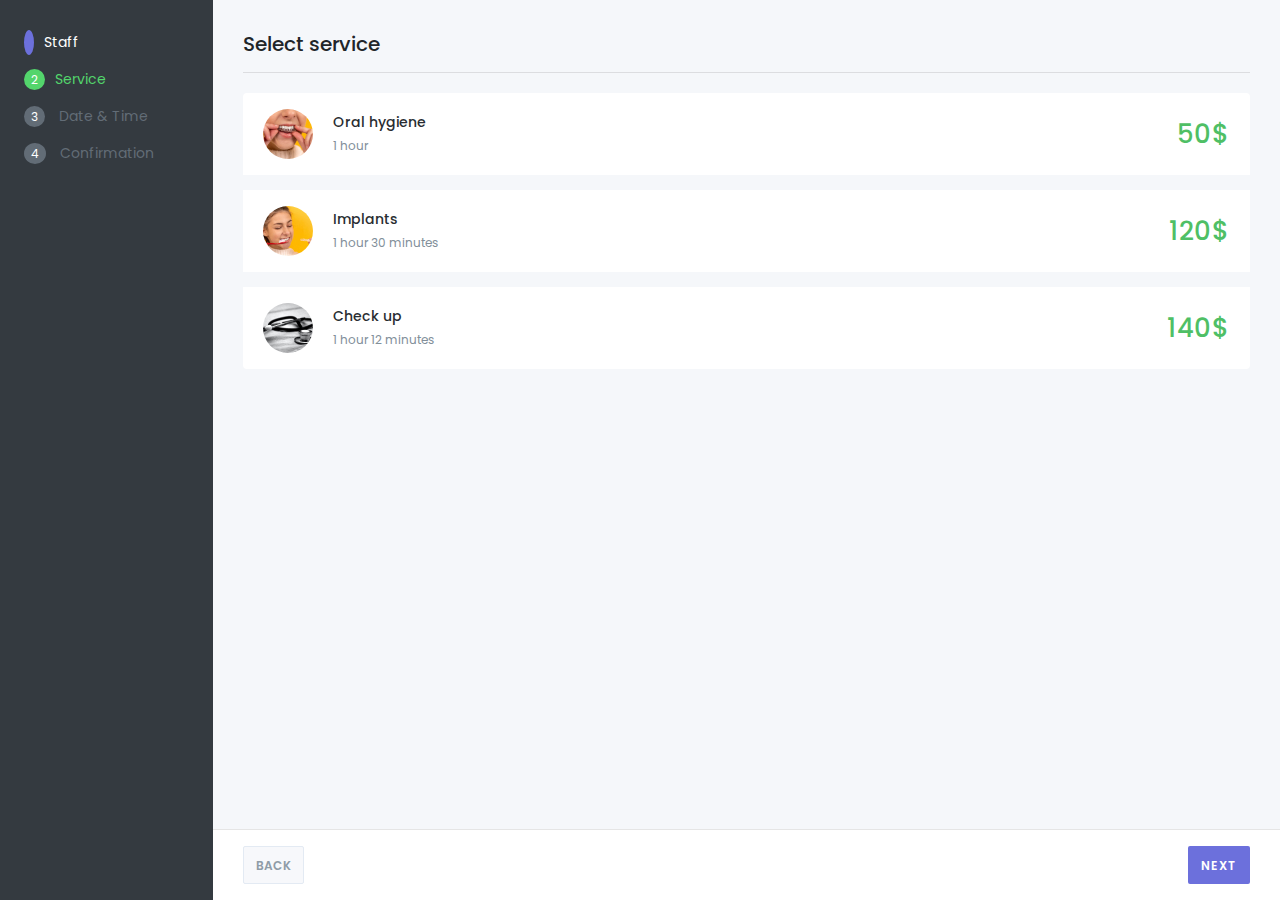
<file: service.html>
<!DOCTYPE html>
<html lang="en">

<head>
    <meta charset="UTF-8">
    <meta name="viewport" content="width=device-width, initial-scale=1.0">
    <link rel="stylesheet" href="https://maxcdn.bootstrapcdn.com/bootstrap/4.5.2/css/bootstrap.min.css">
    <link rel="stylesheet" href="https://cdnjs.cloudflare.com/ajax/libs/font-awesome/6.4.2/css/all.min.css"
        integrity="sha512-z3gLpd7yknf1YoNbCzqRKc4qyor8gaKU1qmn+CShxbuBusANI9QpRohGBreCFkKxLhei6S9CQXFEbbKuqLg0DA=="
        crossorigin="anonymous" referrerpolicy="no-referrer" />
    <link rel="stylesheet" href="./sass/style.css">
    <title>Booking Panel</title>
</head>

<body>
    <div class="container-fluid staff">
        <div class="row flex-nowrap ">
            <div class="left col-auto col-md-3 col-xl-2 px-sm-2 px-0 bg-dark ">
                <div
                    class=" d-flex flex-column align-items-center align-items-sm-start px-3 pt-2 text-white min-vh-100">

                    <ul class=" nav nav-pills flex-column mb-sm-auto mb-0 align-items-center align-items-sm-start mt-3"
                        id="menu">
                        <li class="nav-item ">
                            <a href="./index.html" class="nav-link align-middle px-0">
                                <i class="fa-solid fa-check icon-checked"></i>
                         <span
                                    class="ms-1 d-none d-sm-inline  checked  ">Staff</span>
                            </a>
                        </li>
                        <li>
                            <a href="./service.html" data-bs-toggle="collapse" class="nav-link px-0 align-middle">
                                
                                        <span class=" number-active">2</span><span
                                    class="ms-1 d-none d-sm-inline active">Service</span>
                            </a>

                        </li>
                        <li>
                            <a href="./date.html" data-bs-toggle="collapse" class="nav-link px-0 align-middle">
                                <span class="number">3</span> <span class="ms-1 d-none d-sm-inline">Date & Time</span>
                            </a>

                        </li>

                        <li>
                            <a href="./confirmation.html" data-bs-toggle="collapse" class="nav-link px-0 align-middle">
                                <span class="number">4</span> <span class="ms-1 d-none d-sm-inline">Confirmation</span>
                            </a>

                        </li>



                    </ul>
                    <hr>

                </div>
            </div>
            <div class="right col py-3 ">
                <div class="container">
                    <h5 class="mt-3">Select service</h5>
                    <hr>
                    <ol id="serviceAll" class="list-group  list-group-numbered">
                        <li class="list-group-item d-flex justify-content-between align-items-start  g-5 py-3">
                           <div class="d-flex  align-items-center"><img src="./images/service-1.jpg" alt="">
                        <div class="ms-2 me-auto me-5">
                            <div class="fw-bold head">Oral hygiene</div>
                            <span>1 hour</span>
                        </div>
                   </div>
                    <span class="price">50$</span>

                        </li>
                        <li class="list-group-item d-flex justify-content-between align-items-start  g-5 py-3">
                            <div class="d-flex  align-items-center"><img src="./images/service-2.jpg" alt="">
                                <div class="ms-2 me-auto me-5">
                                    <div class="fw-bold head">Implants</div>
                                    <span>1 hour 30 minutes</span>
                                </div>
                            </div>
                            <span class="price">120$</span>
                        
                        </li>
                        <li class="list-group-item d-flex justify-content-between align-items-start  g-5 py-3">
                            <div class="d-flex  align-items-center"><img src="./images/service-3.jpg" alt="">
                                <div class="ms-2 me-auto me-5">
                                    <div class="fw-bold head">Check up</div>
                                    <span>1 hour 12 minutes</span>
                                </div>
                            </div>
                            <span class="price">140$</span>
                        
                        </li>

                    </ol>

                    <footer class="container footer mt-auto py-3 bg-body-tertiary fixed-bottom position-absolute">

                        <div class="container d-flex justify-content-between">
                            <button onclick="location.href='index.html';" class="btn back-btn"><span>BACK</span></button>
                            <button style="display: none;" class="btn select-btn"><i class="fa-solid fa-circle-info "></i><span>SELECT
                                    SERVICES</span></button>
                            <button  class="btn next-btn"><span>NEXT</span></button>
                        </div>
                    </footer>
                </div>
            </div>
        </div>
    </div>
<!-- 
    <script src="https://code.jquery.com/jquery-3.5.1.slim.min.js"></script>
    <script src="https://cdn.jsdelivr.net/npm/@popperjs/core@2.9.1/dist/umd/popper.min.js"></script>
    <script src="https://maxcdn.bootstrapcdn.com/bootstrap/4.5.2/js/bootstrap.min.js"></script> -->
    <!-- <script type="module" src="/js/script.js"></script> -->
    <script src="./js/service.js"></script>
 


</body>

</html>
</file>
<file: sass/style.css>
@import url("https://fonts.googleapis.com/css2?family=Poppins&display=swap");
body {
  font-family: "Poppins", sans-serif;
}

.selected {
  border: 2px solid #4FBF65 !important;
}

.active {
  color: #53D56C;
}

.checked {
  color: #fff;
}

.number-active {
  color: #fff;
  background-color: #53D56C;
  border-radius: 50%;
  padding: 2px 7px;
  font-size: 12px;
  margin-right: 10px;
}

.icon-check {
  color: #fff;
  background-color: #53D56C;
  border-radius: 50%;
  padding: 4px 5px;
  font-size: 12px;
  margin-right: 10px;
}

.icon-checked {
  color: #fff;
  background-color: #6C70DC;
  border-radius: 50%;
  padding: 4px 5px;
  font-size: 12px;
  margin-right: 10px;
}

.staff .row .left ul li a {
  color: #626C76;
  font-family: "Poppins", sans-serif;
  font-size: 14px;
  font-style: normal;
  font-weight: 400;
  line-height: normal;
}
.staff .row .left ul li a .number {
  color: #fff;
  background-color: #626C76;
  border-radius: 50%;
  padding: 2px 7px;
  font-size: 12px;
  margin-right: 10px;
}
.staff .row .right {
  position: relative;
  background: #F5F7FA;
}
.staff .row .right .container .list-group {
  margin-top: 20px;
}
.staff .row .right .container .list-group .list-group-item {
  border: none;
  margin-bottom: 15px;
  background-color: #fff;
  cursor: pointer;
}
.staff .row .right .container .list-group .list-group-item .price {
  margin: auto 0;
  color: #4FBF65;
  text-align: right;
  font-family: Poppins;
  font-size: 26px;
  font-style: normal;
  font-weight: 500;
  line-height: normal;
}
.staff .row .right .container .list-group .list-group-item img {
  border-radius: 50%;
  margin-right: 20px;
}
.staff .row .right .container .list-group .list-group-item .head {
  color: #292D32;
  font-family: Poppins;
  font-size: 14px;
  font-style: normal;
  font-weight: 500;
  line-height: normal;
}
.staff .row .right .container .list-group .list-group-item span {
  color: #828F9A;
  font-family: Poppins;
  font-size: 12px;
  font-style: normal;
  font-weight: 400;
  line-height: 19px;
}
.staff .row .right .container .col-md-7 .icons {
  display: flex;
  align-items: center;
  padding: 25px 30px 10px;
  justify-content: center;
  color: #000;
}
.staff .row .right .container .col-md-7 .icons #currentMonth {
  font-family: Poppins;
  font-size: 14px;
  font-style: normal;
  font-weight: 400;
  line-height: normal;
}
.staff .row .right .container .col-md-7 .icons button {
  margin-left: 10px;
  margin-right: 10px;
  background: none;
  border: none;
  cursor: pointer;
}
.staff .row .right .container .col-md-7 .icons button:hover, .staff .row .right .container .col-md-7 .icons button:visited, .staff .row .right .container .col-md-7 .icons button:active {
  border: none !important;
}
.staff .row .right .container .col-md-7 .icons button:hover {
  background: #f2f2f2;
}
.staff .row .right .container .col-md-7 .conAll #calendar {
  margin-top: 5px;
  width: 90%;
  background-color: #FFF;
  box-shadow: 0 15px 40px rgba(0, 0, 0, 0.12);
  border-radius: 0;
  margin: 0 auto;
}
.staff .row .right .container .col-md-7 .conAll #calendar thead {
  padding: 40px;
  border-bottom: 1px solid rgba(0, 0, 0, 0.1);
  margin-bottom: 10px;
}
.staff .row .right .container .col-md-7 .conAll #calendar thead tr {
  padding-top: 20px;
}
.staff .row .right .container .col-md-7 .conAll #calendar thead tr th {
  color: #C8C9CC;
  text-align: center;
  font-family: Poppins;
  font-size: 13px;
  font-style: normal;
  font-weight: 400;
  line-height: normal;
  letter-spacing: 0.2px;
  padding-bottom: 18px;
  padding-top: 18px;
}
.staff .row .right .container .col-md-7 .conAll #calendar tbody {
  padding-top: 20px;
}
.staff .row .right .container .col-md-7 .conAll #calendar tbody tr td {
  color: #AAACAF;
  text-align: center;
  font-family: Poppins;
  font-size: 15px;
  font-style: normal;
  font-weight: 400;
  line-height: normal;
  margin: 20px 0;
  padding: 5px 0;
}
.staff .row .right .container .col-md-5 header .icons {
  display: flex;
  align-items: center;
  padding: 25px 30px 10px;
  justify-content: center;
  color: #000;
}
.staff .row .right .container .col-md-5 header .icons .time {
  color: #000;
  font-family: Poppins;
  font-size: 14px;
  font-style: normal;
  font-weight: 400;
  line-height: normal;
}
.staff .row .right .container .col-md-5 .wright {
  height: auto;
  background-color: #fff;
  box-shadow: 0 15px 40px rgba(0, 0, 0, 0.12);
  border-radius: 0;
}
.staff .row .right .container .col-md-5 .wright .calendar .dateHead {
  color: #6C70DC;
  font-family: Poppins;
  font-size: 14px;
  font-style: normal;
  font-weight: 400;
  line-height: normal;
}
.staff .row .right .container .col-md-5 .wright .calendar .hours {
  padding: 0;
}
.staff .row .right .container .col-md-5 .wright .calendar .hours .hourbtn {
  background: #ECEFF2;
  padding-left: 10px;
  padding-right: 10px;
  border-radius: 0;
}
.staff .row .right .container .col-md-5 .wright .calendar .hours .hourbtn span {
  color: #111;
  font-family: Poppins;
  font-size: 14px;
  font-style: normal;
  font-weight: 400;
  line-height: normal;
}
.staff .row .right .container .row .col-sm-6 .form-label {
  color: #292D32;
  font-family: Poppins;
  font-size: 14px;
  font-style: normal;
  font-weight: 400;
  line-height: normal;
}
.staff .row .right .container .row .col-sm-6 .form-label span {
  color: #EF264D;
  font-family: Poppins;
  font-size: 14px;
  font-style: normal;
  font-weight: 400;
  line-height: normal;
}
.staff .row .right .container .row .col-12 .head {
  color: #6C70DC;
  font-family: Poppins;
  font-size: 14px;
  font-style: normal;
  font-weight: 400;
  line-height: normal;
  margin-right: 10px;
}
.staff .row .right .container .row .col-12 .price {
  color: #4FBF65;
  font-family: Poppins;
  font-size: 14px;
  font-style: normal;
  font-weight: 500;
  line-height: normal;
}
.staff .row .right .container .row .col-12 span {
  color: #111;
  font-family: Poppins;
  font-size: 14px;
  font-style: normal;
  font-weight: 300;
  line-height: normal;
}
.staff .row .right footer {
  background-color: #fff;
  border-top: 1px solid rgba(0, 0, 0, 0.1);
}
.staff .row .right footer .container .select-btn {
  color: #fff;
  background-color: #dfad6c;
  display: flex;
  align-items: center;
  border-radius: 2px;
}
.staff .row .right footer .container .select-btn span {
  color: #FFF;
  text-align: right;
  font-family: Poppins;
  font-size: 12px;
  font-style: normal;
  font-weight: 600;
  line-height: normal;
  text-transform: uppercase;
  letter-spacing: 1px;
  margin-left: 7px;
}
.staff .row .right footer .container .next-btn {
  background: #6C70DC;
  border-radius: 2px;
}
.staff .row .right footer .container .next-btn span {
  color: #FFF;
  text-align: right;
  font-family: Poppins;
  font-size: 12px;
  font-style: normal;
  font-weight: 600;
  line-height: normal;
  text-transform: uppercase;
  letter-spacing: 1px;
}
.staff .row .right footer .container .back-btn {
  border-radius: 2px;
  border: 1px solid #E3EAF3;
  background: #F7F8FB;
}
.staff .row .right footer .container .back-btn span {
  color: #8F9CA7;
  font-family: Poppins;
  font-size: 12px;
  font-style: normal;
  font-weight: 600;
  line-height: normal;
  text-transform: uppercase;
}
.staff .row .right .modal .modal-header {
  border-bottom: none;
}
.staff .row .right .modal .error {
  color: #F39C12;
  font-family: Poppins;
  font-size: 18px;
  font-style: normal;
  font-weight: 500;
  line-height: normal;
}
.staff .row .right .modal .confirm {
  color: #38CF78;
  font-family: Poppins;
  font-size: 18px;
  font-style: normal;
  font-weight: 500;
  line-height: normal;
}

.list-active {
  border: 2px solid #4FBF65 !important;
}

.days li::before {
  position: absolute;
  content: "";
  left: 50%;
  top: 50%;
  height: 40px;
  width: 40px;
  z-index: -1;
  transform: translate(-50%, -50%);
}

.days li.active::before {
  background: #38CF78;
}

.days li:not(.active):hover::before {
  background: #f2f2f2;
}/*# sourceMappingURL=style.css.map */
</file>
